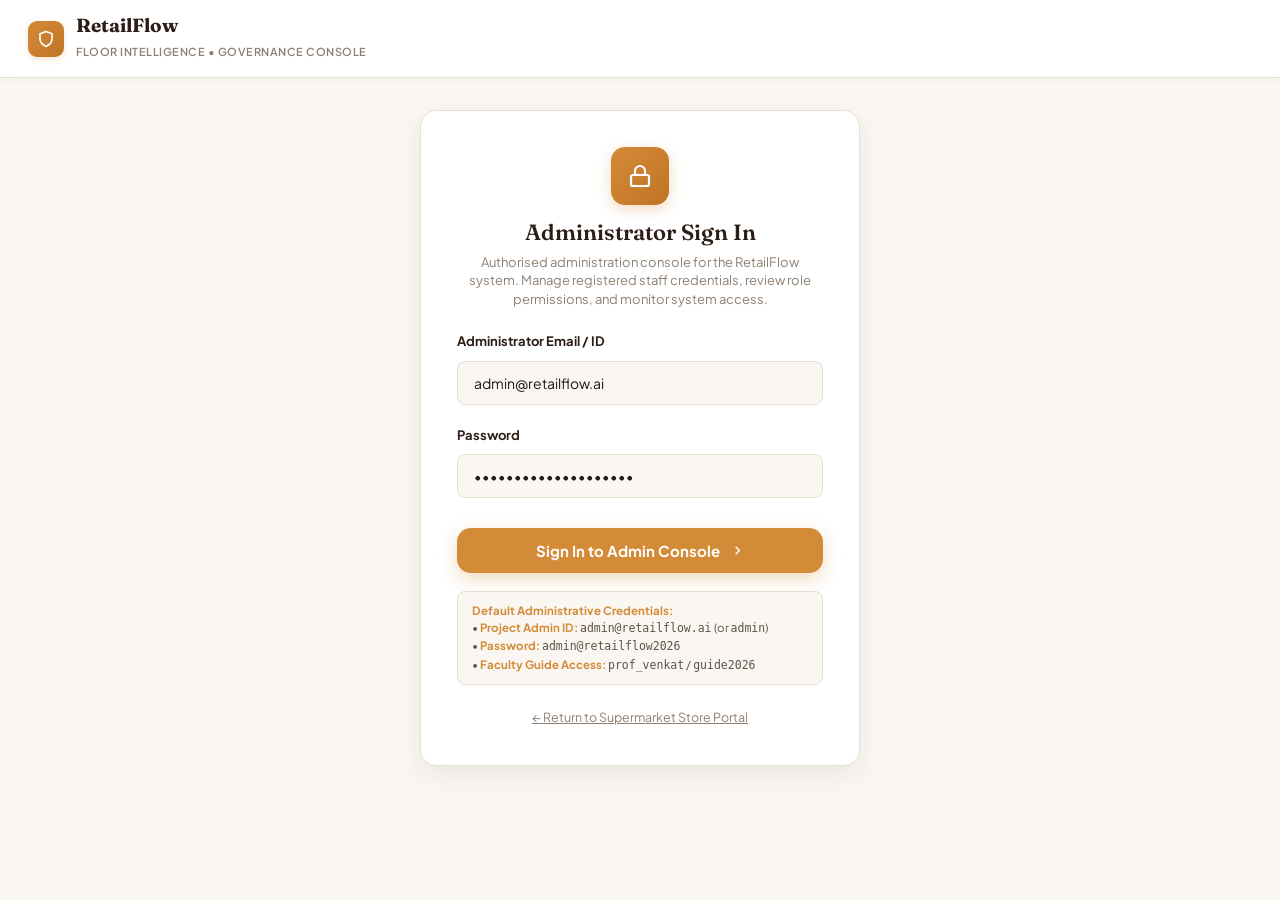
<file: admin.html>
<!DOCTYPE html>
<html lang="en">
<head>
  <meta charset="UTF-8">
  <meta name="viewport" content="width=device-width, initial-scale=1.0">
  <title>RetailFlow - Administration & User Governance Console</title>
  <link rel="preconnect" href="https://fonts.googleapis.com">
  <link rel="preconnect" href="https://fonts.gstatic.com" crossorigin>
  <link href="https://fonts.googleapis.com/css2?family=Fraunces:ital,opsz,wght@0,9..144,400;0,9..144,600;0,9..144,700&family=Plus+Jakarta+Sans:wght@400;500;600;700&display=swap" rel="stylesheet">
  <link rel="stylesheet" href="landing_style.css">
  <style>
    /* ========================================================
       ADMIN PORTAL SPECIALIZED STYLING
       Warm Amber, Almond Cream, Cedar Timber Theme
       ======================================================== */
    body {
      background-color: #FAF7F2;
      color: #1F1712;
      font-family: 'Plus Jakarta Sans', -apple-system, sans-serif;
      margin: 0;
      padding: 0;
      min-height: 100vh;
    }

    /* Admin Navigation Bar */
    .admin-navbar {
      background: #FFFFFF;
      border-bottom: 1px solid #E8DFD0;
      padding: 14px 28px;
      display: flex;
      justify-content: space-between;
      align-items: center;
      position: sticky;
      top: 0;
      z-index: 100;
      box-shadow: 0 2px 8px rgba(44, 30, 22, 0.04);
    }

    .admin-brand {
      display: flex;
      align-items: center;
      gap: 12px;
      text-decoration: none;
    }

    .admin-shield {
      width: 36px;
      height: 36px;
      background: linear-gradient(135deg, #D48B38, #BF7424);
      color: #FFFFFF;
      border-radius: 9px;
      display: flex;
      align-items: center;
      justify-content: center;
      font-size: 18px;
      box-shadow: 0 2px 6px rgba(212, 139, 56, 0.25);
    }

    .admin-title-wrap h2 {
      font-family: 'Fraunces', serif;
      font-size: 19px;
      font-weight: 700;
      color: #2C1E16;
      margin: 0;
      line-height: 1.2;
    }

    .admin-title-wrap span {
      font-size: 11px;
      color: #8E7F73;
      font-weight: 600;
      text-transform: uppercase;
      letter-spacing: 0.5px;
    }

    .admin-nav-actions {
      display: flex;
      align-items: center;
      gap: 12px;
    }

    .admin-user-pill {
      background: #FAF7F2;
      border: 1px solid #E8DFD0;
      border-radius: 20px;
      padding: 6px 14px;
      font-size: 12px;
      font-weight: 600;
      color: #2C1E16;
      display: flex;
      align-items: center;
      gap: 6px;
    }

    .admin-user-pill strong {
      color: #D48B38;
    }

    .btn-admin-nav {
      background: #FFFFFF;
      border: 1.5px solid #E8DFD0;
      border-radius: 8px;
      padding: 7px 14px;
      font-size: 12px;
      font-weight: 700;
      color: #2C1E16;
      text-decoration: none;
      transition: all 0.2s ease;
      cursor: pointer;
      display: inline-flex;
      align-items: center;
      gap: 6px;
    }

    .btn-admin-nav:hover {
      background: #FBF2E4;
      border-color: #D48B38;
      color: #B87224;
    }

    .btn-admin-logout {
      background: #FDF2F2;
      border: 1.5px solid #F8B4B4;
      color: #9B1C1C;
    }

    .btn-admin-logout:hover {
      background: #FDE8E8;
      border-color: #E02424;
      color: #771D1D;
    }

    /* Admin Container */
    .admin-container {
      max-width: 1240px;
      margin: 28px auto;
      padding: 0 20px;
    }

    /* Scorecards Grid */
    .admin-metrics-grid {
      display: grid;
      grid-template-columns: repeat(auto-fit, minmax(240px, 1fr));
      gap: 16px;
      margin-bottom: 26px;
    }

    .metric-card {
      background: #FFFFFF;
      border: 1px solid #E8DFD0;
      border-radius: 12px;
      padding: 18px 20px;
      display: flex;
      align-items: center;
      justify-content: space-between;
      box-shadow: 0 2px 6px rgba(44, 30, 22, 0.04);
      transition: transform 0.2s ease;
    }

    .metric-card:hover {
      transform: translateY(-2px);
      box-shadow: 0 4px 12px rgba(44, 30, 22, 0.08);
    }

    .metric-info h4 {
      margin: 0 0 4px 0;
      font-size: 11px;
      font-weight: 700;
      color: #8E7F73;
      text-transform: uppercase;
      letter-spacing: 0.5px;
    }

    .metric-number {
      font-family: 'Fraunces', serif;
      font-size: 28px;
      font-weight: 700;
      color: #2C1E16;
      margin: 0;
    }

    .metric-icon-box {
      width: 44px;
      height: 44px;
      border-radius: 10px;
      display: flex;
      align-items: center;
      justify-content: center;
      font-size: 20px;
    }

    .metric-card.total .metric-icon-box { background: #FAF7F2; border: 1px solid #E8DFD0; }
    .metric-card.pending .metric-icon-box { background: #FEF3C7; border: 1px solid #FCD34D; }
    .metric-card.approved .metric-icon-box { background: #EBF3ED; border: 1px solid #C6DFC9; }
    .metric-card.rejected .metric-icon-box { background: #FDF2F2; border: 1px solid #F8B4B4; }

    /* Main Console Card */
    .admin-main-card {
      background: #FFFFFF;
      border: 1px solid #E8DFD0;
      border-radius: 14px;
      padding: 24px;
      box-shadow: 0 2px 10px rgba(44, 30, 22, 0.04);
      margin-bottom: 26px;
    }

    .card-header-row {
      display: flex;
      justify-content: space-between;
      align-items: center;
      flex-wrap: wrap;
      gap: 14px;
      margin-bottom: 20px;
      padding-bottom: 16px;
      border-bottom: 1px solid #F3ECE1;
    }

    .card-header-left h3 {
      font-family: 'Fraunces', serif;
      font-size: 20px;
      color: #2C1E16;
      margin: 0 0 4px 0;
    }

    .card-header-left p {
      font-size: 13px;
      color: #8E7F73;
      margin: 0;
    }

    .card-actions-right {
      display: flex;
      gap: 10px;
      flex-wrap: wrap;
    }

    /* Filter & Search Bar */
    .filter-search-bar {
      display: flex;
      justify-content: space-between;
      align-items: center;
      gap: 14px;
      flex-wrap: wrap;
      margin-bottom: 18px;
    }

    .search-input-wrap {
      flex: 1;
      min-width: 250px;
      position: relative;
    }

    .search-input-wrap input {
      width: 100%;
      padding: 9px 14px 9px 38px;
      border: 1.5px solid #E8DFD0;
      border-radius: 8px;
      font-size: 13px;
      color: #1F1712;
      background: #FAF7F2;
      box-sizing: border-box;
    }

    .search-input-wrap input:focus {
      outline: none;
      border-color: #D48B38;
      background: #FFFFFF;
    }

    .search-icon {
      position: absolute;
      left: 12px;
      top: 50%;
      transform: translateY(-50%);
      color: #8E7F73;
      display: inline-flex;
      align-items: center;
      justify-content: center;
      pointer-events: none;
    }

    .status-filter-pills {
      display: flex;
      gap: 6px;
      flex-wrap: wrap;
    }

    .filter-pill {
      background: #FAF7F2;
      border: 1px solid #E8DFD0;
      border-radius: 20px;
      padding: 5px 12px;
      font-size: 12px;
      font-weight: 600;
      color: #5E5147;
      cursor: pointer;
      transition: all 0.2s ease;
    }

    .filter-pill.active, .filter-pill:hover {
      background: #D48B38;
      border-color: #D48B38;
      color: #FFFFFF;
    }

    /* User Table */
    .table-responsive {
      overflow-x: auto;
      border: 1px solid #E8DFD0;
      border-radius: 10px;
    }

    .admin-table {
      width: 100%;
      border-collapse: collapse;
      text-align: left;
      font-size: 13px;
    }

    .admin-table th {
      background: #F7F2EB;
      color: #2C1E16;
      font-weight: 700;
      padding: 12px 14px;
      border-bottom: 1.5px solid #E8DFD0;
      font-size: 11px;
      text-transform: uppercase;
      letter-spacing: 0.5px;
    }

    .admin-table td {
      padding: 13px 14px;
      border-bottom: 1px solid #F3ECE1;
      color: #2C1E16;
      vertical-align: middle;
    }

    .admin-table tbody tr:hover {
      background-color: #FAF7F2;
    }

    .user-avatar-tag {
      width: 32px;
      height: 32px;
      border-radius: 50%;
      background: #FBF2E4;
      color: #B87224;
      display: inline-flex;
      align-items: center;
      justify-content: center;
      font-weight: 700;
      font-size: 12px;
      margin-right: 8px;
    }

    .email-cell {
      display: flex;
      align-items: center;
      font-weight: 600;
    }

    .role-badge {
      background: #FAF7F2;
      border: 1px solid #E8DFD0;
      padding: 3px 8px;
      border-radius: 6px;
      font-size: 11px;
      font-weight: 600;
      color: #5E5147;
    }

    /* Status Pills */
    .status-tag {
      display: inline-flex;
      align-items: center;
      gap: 5px;
      padding: 3px 10px;
      border-radius: 12px;
      font-size: 11px;
      font-weight: 700;
      letter-spacing: 0.3px;
    }

    .status-tag.approved {
      background: #EBF3ED;
      color: #2E4D38;
      border: 1px solid #C6DFC9;
    }

    .status-tag.pending {
      background: #FEF3C7;
      color: #92400E;
      border: 1px solid #FCD34D;
      animation: pulseAlert 2s infinite ease-in-out;
    }

    .status-tag.rejected {
      background: #FDF2F2;
      color: #9B1C1C;
      border: 1px solid #F8B4B4;
    }

    @keyframes pulseAlert {
      0%, 100% { transform: scale(1); }
      50% { transform: scale(1.03); }
    }

    /* Row Actions */
    .row-actions {
      display: flex;
      gap: 6px;
      align-items: center;
    }

    .btn-action {
      padding: 5px 10px;
      border-radius: 6px;
      font-size: 11.5px;
      font-weight: 700;
      cursor: pointer;
      border: 1px solid transparent;
      transition: all 0.15s ease;
      display: inline-flex;
      align-items: center;
      gap: 4px;
    }

    .btn-approve {
      background: #EBF3ED;
      color: #2E4D38;
      border-color: #C6DFC9;
    }
    .btn-approve:hover { background: #D1E7D6; border-color: #2E4D38; }

    .btn-reject {
      background: #FEF3C7;
      color: #92400E;
      border-color: #FCD34D;
    }
    .btn-reject:hover { background: #FDE68A; border-color: #B45309; }

    .btn-edit {
      background: #FAF7F2;
      color: #2C1E16;
      border-color: #E8DFD0;
    }
    .btn-edit:hover { background: #FBF2E4; border-color: #D48B38; color: #B87224; }

    .btn-delete {
      background: #FDF2F2;
      color: #9B1C1C;
      border-color: #F8B4B4;
    }
    .btn-delete:hover { background: #FDE8E8; border-color: #E02424; color: #771D1D; }

    /* Login Screen Card */
    .admin-login-wrapper {
      min-height: 80vh;
      display: flex;
      align-items: center;
      justify-content: center;
      padding: 20px;
    }

    .admin-login-card {
      background: #FFFFFF;
      border: 1.5px solid #E8DFD0;
      border-radius: 16px;
      max-width: 440px;
      width: 100%;
      padding: 36px;
      box-shadow: 0 8px 24px rgba(44, 30, 22, 0.08);
      text-align: center;
    }

    .admin-login-icon {
      width: 58px;
      height: 58px;
      border-radius: 14px;
      background: linear-gradient(135deg, #D48B38, #BF7424);
      color: #FFFFFF;
      display: inline-flex;
      align-items: center;
      justify-content: center;
      font-size: 28px;
      margin-bottom: 14px;
      box-shadow: 0 4px 14px rgba(212, 139, 56, 0.3);
    }

    .admin-login-title {
      font-family: 'Fraunces', serif;
      font-size: 22px;
      color: #2C1E16;
      margin: 0 0 6px 0;
    }

    .admin-login-desc {
      font-size: 13px;
      color: #8E7F73;
      margin: 0 0 22px 0;
      line-height: 1.45;
    }

    .admin-hint-card {
      background: #FAF7F2;
      border: 1px solid #E8DFD0;
      border-radius: 8px;
      padding: 10px 14px;
      margin-top: 18px;
      font-size: 11.5px;
      color: #5E5147;
      text-align: left;
      line-height: 1.5;
    }

    .admin-hint-card strong {
      color: #D48B38;
    }

    /* Modal Form Styles */
    .admin-modal-curtain {
      position: fixed;
      top: 0;
      left: 0;
      width: 100%;
      height: 100%;
      background: rgba(31, 23, 18, 0.65);
      backdrop-filter: blur(4px);
      z-index: 2000;
      display: none;
      align-items: center;
      justify-content: center;
    }

    .admin-modal-box {
      background: #FFFFFF;
      border-radius: 14px;
      width: 100%;
      max-width: 480px;
      padding: 28px;
      box-shadow: 0 10px 30px rgba(44, 30, 22, 0.2);
    }

    .modal-head-row {
      display: flex;
      justify-content: space-between;
      align-items: center;
      margin-bottom: 18px;
      border-bottom: 1px solid #F3ECE1;
      padding-bottom: 12px;
    }

    .modal-head-row h4 {
      font-family: 'Fraunces', serif;
      font-size: 18px;
      color: #2C1E16;
      margin: 0;
    }

    .close-modal-btn {
      background: none;
      border: none;
      font-size: 22px;
      color: #8E7F73;
      cursor: pointer;
    }

    .close-modal-btn:hover { color: #2C1E16; }

    .audit-box {
      max-height: 220px;
      overflow-y: auto;
      background: #FAF7F2;
      border: 1px solid #E8DFD0;
      border-radius: 8px;
      padding: 12px;
      font-family: monospace;
      font-size: 11.5px;
      color: #2C1E16;
      margin-top: 14px;
    }

    .audit-entry {
      padding: 4px 0;
      border-bottom: 1px dashed #E8DFD0;
      display: flex;
      gap: 8px;
    }

    .audit-time { color: #8E7F73; min-width: 130px; }
    .audit-actor { color: #D48B38; font-weight: 700; min-width: 100px; }
  </style>
</head>
<body>

  <!-- ADMIN NAVIGATION BAR -->
  <header class="admin-navbar">
    <a href="admin.html" class="admin-brand">
      <div class="admin-shield">
        <svg width="18" height="18" viewBox="0 0 24 24" fill="none" stroke="currentColor" stroke-width="2.2" stroke-linecap="round" stroke-linejoin="round">
          <path d="M12 22s8-4 8-10V5l-8-3-8 3v7c0 6 8 10 8 10z"></path>
        </svg>
      </div>
      <div class="admin-title-wrap">
        <h2>RetailFlow</h2>
        <span>Floor Intelligence &bull; Governance Console</span>
      </div>
    </a>

    <div class="admin-nav-actions" id="adminNavActions" style="display: none;">
      <div class="admin-user-pill">
        <span>Admin:</span>
        <strong id="activeAdminDisplay">Project Admin</strong>
      </div>
      <a href="http://127.0.0.1:8000" class="btn-admin-nav" title="Return to Supermarket Store Portal">
        <svg width="14" height="14" viewBox="0 0 24 24" fill="none" stroke="currentColor" stroke-width="2" stroke-linecap="round" stroke-linejoin="round"><path d="m3 9 9-7 9 7v11a2 2 0 0 1-2 2H5a2 2 0 0 1-2-2z"></path><polyline points="9 22 9 12 15 12 15 22"></polyline></svg>
        <span>Store Portal</span>
      </a>
      <a href="http://127.0.0.1:8501" target="_blank" class="btn-admin-nav" style="background: linear-gradient(135deg, #D48B38, #BF7424); color: #FFFFFF; border-color: #B87224;" title="Open Live CCTV Dashboard">
        <svg width="14" height="14" viewBox="0 0 24 24" fill="none" stroke="currentColor" stroke-width="2" stroke-linecap="round" stroke-linejoin="round"><rect x="2" y="3" width="20" height="14" rx="2" ry="2"></rect><line x1="8" y1="21" x2="16" y2="21"></line><line x1="12" y1="17" x2="12" y2="21"></line></svg>
        <span>Live CCTV Feed</span>
      </a>
      <button type="button" class="btn-admin-nav btn-admin-logout" onclick="adminLogout()" title="Terminate Admin Session">
        <svg width="14" height="14" viewBox="0 0 24 24" fill="none" stroke="currentColor" stroke-width="2" stroke-linecap="round" stroke-linejoin="round"><path d="M9 21H5a2 2 0 0 1-2-2V5a2 2 0 0 1 2-2h4"></path><polyline points="16 17 21 12 16 7"></polyline><line x1="21" y1="12" x2="9" y2="12"></line></svg>
        <span>Sign Out</span>
      </button>
    </div>
  </header>

  <!-- SCREEN 1: SECURE ADMIN LOGIN SCREEN (SHOWN WHEN NOT LOGGED IN) -->
  <div class="admin-login-wrapper" id="adminLoginScreen">
    <div class="admin-login-card">
      <div class="admin-login-icon">
        <svg width="24" height="24" viewBox="0 0 24 24" fill="none" stroke="currentColor" stroke-width="2.2" stroke-linecap="round" stroke-linejoin="round">
          <rect x="3" y="11" width="18" height="11" rx="2" ry="2"></rect>
          <path d="M7 11V7a5 5 0 0 1 10 0v4"></path>
        </svg>
      </div>
      <h3 class="admin-login-title">Administrator Sign In</h3>
      <p class="admin-login-desc">
        Authorised administration console for the RetailFlow system. Manage registered staff credentials, review role permissions, and monitor system access.
      </p>

      <div class="auth-alert" id="adminLoginAlert"></div>

      <form onsubmit="handleAdminLoginSubmit(event)" style="text-align: left;">
        <div class="form-field">
          <label for="adminIdInput">Administrator Email / ID</label>
          <input type="text" id="adminIdInput" value="admin@retailflow.ai" required autocomplete="username" placeholder="Enter admin username or email">
        </div>
        <div class="form-field">
          <label for="adminPasswordInput">Password</label>
          <input type="password" id="adminPasswordInput" value="admin@retailflow2026" required autocomplete="current-password" placeholder="Enter administrator password">
        </div>
        <button type="submit" class="btn-honey full-width" id="adminLoginBtn" style="margin-top: 10px;">
          <span>Sign In to Admin Console</span>
          <svg width="15" height="15" viewBox="0 0 24 24" fill="none" stroke="currentColor" stroke-width="2.2"><path d="m9 18 6-6-6-6"></path></svg>
        </button>
      </form>

      <div class="admin-hint-card">
        <strong>Default Administrative Credentials:</strong><br>
        &bull; <strong>Project Admin ID:</strong> <code>admin@retailflow.ai</code> (or <code>admin</code>)<br>
        &bull; <strong>Password:</strong> <code>admin@retailflow2026</code><br>
        &bull; <strong>Faculty Guide Access:</strong> <code>prof_venkat</code> / <code>guide2026</code>
      </div>

      <div style="margin-top: 18px;">
        <a href="http://127.0.0.1:8000" style="color: #8E7F73; font-size: 12.5px; text-decoration: underline;">&larr; Return to Supermarket Store Portal</a>
      </div>
    </div>
  </div>

  <!-- SCREEN 2: ADMIN MANAGEMENT DASHBOARD CONSOLE (SHOWN WHEN LOGGED IN) -->
  <main class="admin-container" id="adminDashboardScreen" style="display: none;">

    <!-- TOP TELEMETRY METRIC SCORECARDS -->
    <div class="admin-metrics-grid">
      
      <div class="metric-card total">
        <div class="metric-info">
          <h4>Total User Accounts</h4>
          <p class="metric-number" id="kpiTotalUsers">0</p>
        </div>
        <div class="metric-icon-box">
          <svg width="22" height="22" viewBox="0 0 24 24" fill="none" stroke="#8E7F73" stroke-width="2" stroke-linecap="round" stroke-linejoin="round">
            <path d="M17 21v-2a4 4 0 0 0-4-4H5a4 4 0 0 0-4 4v2"></path>
            <circle cx="9" cy="7" r="4"></circle>
            <path d="M23 21v-2a4 4 0 0 0-3-3.87"></path>
            <path d="M16 3.13a4 4 0 0 1 0 7.75"></path>
          </svg>
        </div>
      </div>

      <div class="metric-card pending">
        <div class="metric-info">
          <h4>Pending Review</h4>
          <p class="metric-number" style="color: #B45309;" id="kpiPendingUsers">0</p>
        </div>
        <div class="metric-icon-box">
          <svg width="22" height="22" viewBox="0 0 24 24" fill="none" stroke="#D97706" stroke-width="2" stroke-linecap="round" stroke-linejoin="round">
            <circle cx="12" cy="12" r="10"></circle>
            <polyline points="12 6 12 12 16 14"></polyline>
          </svg>
        </div>
      </div>

      <div class="metric-card approved">
        <div class="metric-info">
          <h4>Approved &amp; Active</h4>
          <p class="metric-number" style="color: #2E4D38;" id="kpiApprovedUsers">0</p>
        </div>
        <div class="metric-icon-box">
          <svg width="22" height="22" viewBox="0 0 24 24" fill="none" stroke="#16A34A" stroke-width="2" stroke-linecap="round" stroke-linejoin="round">
            <path d="M22 11.08V12a10 10 0 1 1-5.93-9.14"></path>
            <polyline points="22 4 12 14.01 9 11.01"></polyline>
          </svg>
        </div>
      </div>

      <div class="metric-card rejected">
        <div class="metric-info">
          <h4>Rejected / Inactive</h4>
          <p class="metric-number" style="color: #9B1C1C;" id="kpiRejectedUsers">0</p>
        </div>
        <div class="metric-icon-box">
          <svg width="22" height="22" viewBox="0 0 24 24" fill="none" stroke="#DC2626" stroke-width="2" stroke-linecap="round" stroke-linejoin="round">
            <circle cx="12" cy="12" r="10"></circle>
            <line x1="4.93" y1="4.93" x2="19.07" y2="19.07"></line>
          </svg>
        </div>
      </div>

    </div>

    <!-- MAIN USER REGISTRY MANAGEMENT CARD -->
    <div class="admin-main-card">
      
      <div class="card-header-row">
        <div class="card-header-left">
          <h3>Registered User Accounts</h3>
          <p>Review staff registrations, manage role designations, approve portal access, or remove obsolete accounts.</p>
        </div>
        <div class="card-actions-right">
          <button type="button" class="btn-honey" onclick="openAddUserModal()" style="font-size: 12px; padding: 7px 14px;">
            <svg width="13" height="13" viewBox="0 0 24 24" fill="none" stroke="currentColor" stroke-width="2.2" stroke-linecap="round" stroke-linejoin="round"><line x1="12" y1="5" x2="12" y2="19"></line><line x1="5" y1="12" x2="19" y2="12"></line></svg>
            <span>Add User</span>
          </button>
          <button type="button" class="btn-admin-nav" onclick="exportUsersCSV()">
            <svg width="13" height="13" viewBox="0 0 24 24" fill="none" stroke="currentColor" stroke-width="2" stroke-linecap="round" stroke-linejoin="round"><path d="M21 15v4a2 2 0 0 1-2 2H5a2 2 0 0 1-2-2v-4"></path><polyline points="7 10 12 15 17 10"></polyline><line x1="12" y1="15" x2="12" y2="3"></line></svg>
            <span>Export CSV</span>
          </button>
          <button type="button" class="btn-admin-nav" onclick="loadAllUsers()">
            <svg width="13" height="13" viewBox="0 0 24 24" fill="none" stroke="currentColor" stroke-width="2" stroke-linecap="round" stroke-linejoin="round"><path d="M21.5 2v6h-6M21.34 15.57a10 10 0 1 1-.57-8.38l5.67-5.19"/></svg>
            <span>Refresh</span>
          </button>
        </div>
      </div>

      <!-- Action Feedback Banner -->
      <div class="auth-alert" id="adminGlobalAlert"></div>

      <!-- Filter and Search Toolbar -->
      <div class="filter-search-bar">
        <div class="search-input-wrap">
          <span class="search-icon">
            <svg width="14" height="14" viewBox="0 0 24 24" fill="none" stroke="currentColor" stroke-width="2" stroke-linecap="round" stroke-linejoin="round"><circle cx="11" cy="11" r="8"></circle><line x1="21" y1="21" x2="16.65" y2="16.65"></line></svg>
          </span>
          <input type="text" id="userSearchInput" placeholder="Filter by email, role, or ID..." oninput="handleSearchFilter()">
        </div>
        <div class="status-filter-pills">
          <span class="filter-pill active" data-filter="all" onclick="setFilter('all', this)">All Accounts</span>
          <span class="filter-pill" data-filter="pending" onclick="setFilter('pending', this)">Pending Review</span>
          <span class="filter-pill" data-filter="approved" onclick="setFilter('approved', this)">Approved</span>
          <span class="filter-pill" data-filter="rejected" onclick="setFilter('rejected', this)">Rejected</span>
        </div>
      </div>

      <!-- User Data Table -->
      <div class="table-responsive">
        <table class="admin-table">
          <thead>
            <tr>
              <th style="width: 50px;">ID</th>
              <th>User Email</th>
              <th>Store Role</th>
              <th>Status</th>
              <th>Registered Date</th>
              <th style="text-align: right;">Administrative Actions</th>
            </tr>
          </thead>
          <tbody id="userTableBody">
            <tr>
              <td colspan="6" style="text-align: center; padding: 28px; color: #8E7F73;">Loading registered users from database...</td>
            </tr>
          </tbody>
        </table>
      </div>

    </div>

    <!-- SYSTEM AUDIT TRAIL & DATABASE HEALTH CARD -->
    <div class="admin-main-card">
      <div class="card-header-row" style="margin-bottom: 12px; padding-bottom: 10px;">
        <div class="card-header-left">
          <h3 style="font-size: 17px;">Security Audit Log &amp; Database Health</h3>
          <p>Real-time transaction history of registrations, approvals, status updates, and admin actions.</p>
        </div>
        <div class="card-actions-right">
          <span class="status-tag approved">SQLite Engine: Healthy</span>
          <span class="status-tag approved">SHA-256 Auth Active</span>
        </div>
      </div>

      <div class="audit-box" id="auditLogBox">
        <div style="color: #8E7F73; text-align: center; padding: 12px;">Loading recent security events...</div>
      </div>
    </div>

  </main>

  <!-- MODAL 1: EDIT USER DETAILS MODAL -->
  <div class="admin-modal-curtain" id="editUserModal">
    <div class="admin-modal-box">
      <div class="modal-head-row">
        <h4>Edit User Details</h4>
        <button type="button" class="close-modal-btn" onclick="closeEditModal()">&times;</button>
      </div>

      <div class="auth-alert" id="editUserAlert"></div>

      <form onsubmit="handleEditUserSubmit(event)">
        <input type="hidden" id="editUserId">

        <div class="form-field">
          <label for="editUserEmail">User Email Address</label>
          <input type="email" id="editUserEmail" required>
        </div>

        <div class="form-field">
          <label for="editUserRole">Store Role / Title</label>
          <select id="editUserRole" class="form-select">
            <option value="Store Manager">Store Operations Manager</option>
            <option value="Retail Analyst">Retail Footfall Analyst</option>
            <option value="Floor Supervisor">Floor &amp; Checkout Supervisor</option>
            <option value="Merchandising Lead">Merchandising &amp; Category Lead</option>
          </select>
        </div>

        <div class="form-field">
          <label for="editUserStatus">Approval Status</label>
          <select id="editUserStatus" class="form-select">
            <option value="approved">Approved (Allowed to Sign In)</option>
            <option value="pending">Pending Admin Review (Access Blocked)</option>
            <option value="rejected">Rejected (Access Prohibited)</option>
            <option value="suspended">Suspended / Inactive</option>
          </select>
        </div>

        <div class="form-field">
          <label for="editUserNewPassword">Reset Password (leave blank to keep unchanged)</label>
          <input type="password" id="editUserNewPassword" placeholder="Enter new password (optional)" minlength="4">
        </div>

        <div style="display: flex; gap: 10px; margin-top: 18px;">
          <button type="submit" class="btn-honey" style="flex: 1;">Save Changes</button>
          <button type="button" class="btn-admin-nav" onclick="closeEditModal()" style="flex: 1;">Cancel</button>
        </div>
      </form>
    </div>
  </div>

  <!-- MODAL 2: ADD NEW USER BY ADMIN MODAL -->
  <div class="admin-modal-curtain" id="addUserModal">
    <div class="admin-modal-box">
      <div class="modal-head-row">
        <h4>Provision New User Account</h4>
        <button type="button" class="close-modal-btn" onclick="closeAddUserModal()">&times;</button>
      </div>

      <div class="auth-alert" id="addUserAlert"></div>

      <form onsubmit="handleAddUserSubmit(event)">
        <div class="form-field">
          <label for="addEmail">Work Email Address</label>
          <input type="email" id="addEmail" placeholder="e.g. employee@supermarket.com" required>
        </div>

        <div class="form-field">
          <label for="addRole">Store Role / Title</label>
          <select id="addRole" class="form-select">
            <option value="Store Manager">Store Operations Manager</option>
            <option value="Retail Analyst" selected>Retail Footfall Analyst</option>
            <option value="Floor Supervisor">Floor &amp; Checkout Supervisor</option>
            <option value="Merchandising Lead">Merchandising &amp; Category Lead</option>
          </select>
        </div>

        <div class="form-field">
          <label for="addPassword">Initial Password</label>
          <input type="password" id="addPassword" placeholder="Minimum 4 characters" minlength="4" required>
        </div>

        <div class="form-field">
          <label for="addStatus">Initial Status</label>
          <select id="addStatus" class="form-select">
            <option value="approved" selected>Pre-Approved (Immediate Sign-In Active)</option>
            <option value="pending">Pending Approval</option>
          </select>
        </div>

        <div style="display: flex; gap: 10px; margin-top: 18px;">
          <button type="submit" class="btn-honey" style="flex: 1;">Create User</button>
          <button type="button" class="btn-admin-nav" onclick="closeAddUserModal()" style="flex: 1;">Cancel</button>
        </div>
      </form>
    </div>
  </div>

  <!-- SCRIPT ENGINE -->
  <script>
    // State management
    let currentAdmin = null;
    let cachedUsers = [];
    let activeFilter = 'all';

    function getApiUrl(endpoint) {
      if (window.location.protocol === 'file:' || !window.location.port) {
        return `http://127.0.0.1:8000${endpoint}`;
      }
      return endpoint;
    }

    function showBanner(elId, msg, type = 'info') {
      const el = document.getElementById(elId);
      if (!el) return;
      el.className = `auth-alert ${type}`;
      el.innerHTML = msg;
      el.style.display = 'block';
    }

    function hideBanner(elId) {
      const el = document.getElementById(elId);
      if (!el) return;
      el.style.display = 'none';
      el.innerHTML = '';
    }

    // Admin Session Management
    function checkAdminSession() {
      const saved = localStorage.getItem('retailflow_admin_session');
      if (saved) {
        try {
          currentAdmin = JSON.parse(saved);
          renderAdminDashboard();
          return;
        } catch (_) {}
      }
      // Show login screen
      document.getElementById('adminLoginScreen').style.display = 'flex';
      document.getElementById('adminDashboardScreen').style.display = 'none';
      document.getElementById('adminNavActions').style.display = 'none';
    }

    function renderAdminDashboard() {
      document.getElementById('adminLoginScreen').style.display = 'none';
      document.getElementById('adminDashboardScreen').style.display = 'block';
      document.getElementById('adminNavActions').style.display = 'flex';
      document.getElementById('activeAdminDisplay').textContent = currentAdmin.display_name || currentAdmin.admin_id;
      loadAllUsers();
      loadAuditLogs();
    }

    async function handleAdminLoginSubmit(e) {
      e.preventDefault();
      hideBanner('adminLoginAlert');

      const adminId = document.getElementById('adminIdInput').value.trim();
      const password = document.getElementById('adminPasswordInput').value.trim();
      const btn = document.getElementById('adminLoginBtn');

      if (!adminId || !password) {
        showBanner('adminLoginAlert', 'Please enter your Admin ID and password.', 'error');
        return;
      }

      btn.disabled = true;
      btn.innerHTML = '<span>Authenticating...</span>';

      try {
        const resp = await fetch(getApiUrl('/api/admin/login'), {
          method: 'POST',
          headers: { 'Content-Type': 'application/json' },
          body: JSON.stringify({ admin_id: adminId, password: password })
        });
        const data = await resp.json();

        if (data.success && data.admin) {
          currentAdmin = data.admin;
          localStorage.setItem('retailflow_admin_session', JSON.stringify(data.admin));
          showBanner('adminLoginAlert', data.message || 'Authentication successful.', 'success');
          setTimeout(() => {
            renderAdminDashboard();
          }, 800);
        } else {
          showBanner('adminLoginAlert', data.message || 'Invalid administrator credentials.', 'error');
        }
      } catch (err) {
        console.warn('Admin login fetch error:', err);
        // Fallback demo credentials if accessed directly via file protocol without active port
        if ((adminId === 'admin@retailflow.ai' || adminId === 'admin') && (password === 'admin@retailflow2026' || password === 'admin123')) {
          currentAdmin = { admin_id: adminId, display_name: 'Project Admin (Local Fallback)', role: 'Super Admin' };
          localStorage.setItem('retailflow_admin_session', JSON.stringify(currentAdmin));
          showBanner('adminLoginAlert', 'Authentication successful. Welcome, Administrator.', 'success');
          setTimeout(() => { renderAdminDashboard(); }, 800);
        } else {
          showBanner('adminLoginAlert', `Connection error: ${err.message}`, 'error');
        }
      } finally {
        btn.disabled = false;
        btn.innerHTML = `<span>Sign In to Admin Console</span>
          <svg width="15" height="15" viewBox="0 0 24 24" fill="none" stroke="currentColor" stroke-width="2.2"><path d="m9 18 6-6-6-6"></path></svg>`;
      }
    }

    function adminLogout() {
      localStorage.removeItem('retailflow_admin_session');
      currentAdmin = null;
      document.getElementById('adminLoginScreen').style.display = 'flex';
      document.getElementById('adminDashboardScreen').style.display = 'none';
      document.getElementById('adminNavActions').style.display = 'none';
      showBanner('adminLoginAlert', 'You have been signed out of the administration console.', 'info');
    }

    // Load users from backend
    async function loadAllUsers() {
      const tbody = document.getElementById('userTableBody');
      tbody.innerHTML = '<tr><td colspan="6" style="text-align: center; padding: 24px; color: #8E7F73;">Refreshing users...</td></tr>';

      try {
        const resp = await fetch(getApiUrl('/api/admin/users'));
        const data = await resp.json();

        if (data.success && Array.isArray(data.users)) {
          cachedUsers = data.users;
          updateMetricsScorecards(data.users);
          renderUserTable(cachedUsers);
        } else {
          tbody.innerHTML = `<tr><td colspan="6" style="text-align:center; color: #9B1C1C; padding: 20px;">${data.message || 'Failed to load users.'}</td></tr>`;
        }
      } catch (err) {
        tbody.innerHTML = `<tr><td colspan="6" style="text-align:center; color: #9B1C1C; padding: 20px;">Could not connect to database server: ${err.message}</td></tr>`;
      }
    }

    function updateMetricsScorecards(users) {
      const total = users.length;
      const pending = users.filter(u => (u.status || '').toLowerCase() === 'pending').length;
      const approved = users.filter(u => (u.status || '').toLowerCase() === 'approved').length;
      const rejected = users.filter(u => ['rejected', 'suspended'].includes((u.status || '').toLowerCase())).length;

      document.getElementById('kpiTotalUsers').textContent = total;
      document.getElementById('kpiPendingUsers').textContent = pending;
      document.getElementById('kpiApprovedUsers').textContent = approved;
      document.getElementById('kpiRejectedUsers').textContent = rejected;
    }

    function renderUserTable(users) {
      const tbody = document.getElementById('userTableBody');
      tbody.innerHTML = '';

      // Apply search and status filter
      const search = (document.getElementById('userSearchInput').value || '').trim().toLowerCase();
      let filtered = users.filter(u => {
        const emailMatch = (u.email || '').toLowerCase().includes(search);
        const roleMatch = (u.role || '').toLowerCase().includes(search);
        const idMatch = String(u.id).includes(search);
        return emailMatch || roleMatch || idMatch;
      });

      if (activeFilter !== 'all') {
        filtered = filtered.filter(u => (u.status || 'approved').toLowerCase() === activeFilter);
      }

      if (filtered.length === 0) {
        tbody.innerHTML = '<tr><td colspan="6" style="text-align: center; padding: 32px; color: #8E7F73;">No user records match the specified filters.</td></tr>';
        return;
      }

      filtered.forEach(u => {
        const tr = document.createElement('tr');
        const st = (u.status || 'approved').toLowerCase();
        const initial = (u.email || 'U').charAt(0).toUpperCase();

        let statusBadge = '';
        if (st === 'approved') {
          statusBadge = `<span class="status-tag approved"><span style="width:6px;height:6px;border-radius:50%;background:#16A34A;display:inline-block;margin-right:4px;"></span>Active</span>`;
        } else if (st === 'pending') {
          statusBadge = `<span class="status-tag pending"><span style="width:6px;height:6px;border-radius:50%;background:#D97706;display:inline-block;margin-right:4px;"></span>Pending Review</span>`;
        } else {
          statusBadge = `<span class="status-tag rejected"><span style="width:6px;height:6px;border-radius:50%;background:#DC2626;display:inline-block;margin-right:4px;"></span>${st === 'rejected' ? 'Rejected' : st.charAt(0).toUpperCase() + st.slice(1)}</span>`;
        }

        // Action buttons based on status
        let actionButtons = '';
        if (st === 'pending') {
          actionButtons += `<button type="button" class="btn-action btn-approve" onclick="approveUser(${u.id}, '${u.email}')">Approve</button>`;
          actionButtons += `<button type="button" class="btn-action btn-reject" onclick="rejectUser(${u.id}, '${u.email}')">Reject</button>`;
        } else if (st === 'approved') {
          actionButtons += `<button type="button" class="btn-action btn-reject" onclick="rejectUser(${u.id}, '${u.email}')">Reject</button>`;
        } else {
          actionButtons += `<button type="button" class="btn-action btn-approve" onclick="approveUser(${u.id}, '${u.email}')">Approve</button>`;
        }

        actionButtons += `<button type="button" class="btn-action btn-edit" onclick="openEditModal(${u.id})">Edit</button>`;
        actionButtons += `<button type="button" class="btn-action btn-delete" onclick="deleteUser(${u.id}, '${u.email}')">Delete</button>`;

        tr.innerHTML = `
          <td style="font-weight: 700; color: #8E7F73;">#${u.id}</td>
          <td>
            <div class="email-cell">
              <span class="user-avatar-tag">${initial}</span>
              <div>
                <strong>${u.email}</strong>
              </div>
            </div>
          </td>
          <td><span class="role-badge">${u.role || 'Store Manager'}</span></td>
          <td>${statusBadge}</td>
          <td style="color: #5E5147; font-size: 12px;">${u.created_at || 'Recently'}</td>
          <td style="text-align: right;">
            <div class="row-actions" style="justify-content: flex-end;">${actionButtons}</div>
          </td>
        `;
        tbody.appendChild(tr);
      });
    }

    function setFilter(filterType, element) {
      activeFilter = filterType;
      document.querySelectorAll('.filter-pill').forEach(el => el.classList.remove('active'));
      if (element) element.classList.add('active');
      renderUserTable(cachedUsers);
    }

    function handleSearchFilter() {
      renderUserTable(cachedUsers);
    }

    // Approve user action
    async function approveUser(userId, email) {
      try {
        const resp = await fetch(getApiUrl('/api/admin/approve-user'), {
          method: 'POST',
          headers: { 'Content-Type': 'application/json' },
          body: JSON.stringify({ user_id: userId, admin_actor: currentAdmin ? currentAdmin.admin_id : 'admin' })
        });
        const res = await resp.json();
        if (res.success) {
          showBanner('adminGlobalAlert', `Account access granted for: <strong>${email}</strong>. User can now sign in.`, 'success');
          loadAllUsers();
          loadAuditLogs();
        } else {
          showBanner('adminGlobalAlert', res.message || 'Failed to approve account.', 'error');
        }
      } catch (err) {
        showBanner('adminGlobalAlert', `Operation failed: ${err.message}`, 'error');
      }
    }

    // Reject user action
    async function rejectUser(userId, email) {
      if (!confirm(`Are you sure you want to reject/block access for "${email}"?`)) return;

      try {
        const resp = await fetch(getApiUrl('/api/admin/reject-user'), {
          method: 'POST',
          headers: { 'Content-Type': 'application/json' },
          body: JSON.stringify({ user_id: userId, admin_actor: currentAdmin ? currentAdmin.admin_id : 'admin' })
        });
        const res = await resp.json();
        if (res.success) {
          showBanner('adminGlobalAlert', `Access revoked for: <strong>${email}</strong>.`, 'info');
          loadAllUsers();
          loadAuditLogs();
        } else {
          showBanner('adminGlobalAlert', res.message || 'Failed to reject access.', 'error');
        }
      } catch (err) {
        showBanner('adminGlobalAlert', `Operation failed: ${err.message}`, 'error');
      }
    }

    // Delete user action
    async function deleteUser(userId, email) {
      if (!confirm(`Are you sure you want to permanently delete user account "${email}"?`)) return;

      try {
        const resp = await fetch(getApiUrl('/api/admin/delete-user'), {
          method: 'POST',
          headers: { 'Content-Type': 'application/json' },
          body: JSON.stringify({ user_id: userId, admin_actor: currentAdmin ? currentAdmin.admin_id : 'admin' })
        });
        const res = await resp.json();
        if (res.success) {
          showBanner('adminGlobalAlert', `Deleted user account: <strong>${email}</strong>`, 'info');
          loadAllUsers();
          loadAuditLogs();
        } else {
          showBanner('adminGlobalAlert', res.message || 'Failed to delete account.', 'error');
        }
      } catch (err) {
        showBanner('adminGlobalAlert', `Operation failed: ${err.message}`, 'error');
      }
    }

    // Edit User Modal
    function openEditModal(userId) {
      const u = cachedUsers.find(x => x.id === userId);
      if (!u) return;

      hideBanner('editUserAlert');
      document.getElementById('editUserId').value = u.id;
      document.getElementById('editUserEmail').value = u.email;
      document.getElementById('editUserRole').value = u.role || 'Store Manager';
      document.getElementById('editUserStatus').value = (u.status || 'approved').toLowerCase();
      document.getElementById('editUserNewPassword').value = '';

      document.getElementById('editUserModal').style.display = 'flex';
    }

    function closeEditModal() {
      document.getElementById('editUserModal').style.display = 'none';
    }

    async function handleEditUserSubmit(e) {
      e.preventDefault();
      hideBanner('editUserAlert');

      const userId = parseInt(document.getElementById('editUserId').value);
      const email = document.getElementById('editUserEmail').value.trim();
      const role = document.getElementById('editUserRole').value;
      const status = document.getElementById('editUserStatus').value;
      const newPassword = document.getElementById('editUserNewPassword').value.trim();

      try {
        const resp = await fetch(getApiUrl('/api/admin/update-user'), {
          method: 'POST',
          headers: { 'Content-Type': 'application/json' },
          body: JSON.stringify({
            user_id: userId,
            email: email,
            role: role,
            status: status,
            new_password: newPassword || null,
            admin_actor: currentAdmin ? currentAdmin.admin_id : 'admin'
          })
        });
        const res = await resp.json();

        if (res.success) {
          showBanner('adminGlobalAlert', res.message || 'User account updated successfully.', 'success');
          closeEditModal();
          loadAllUsers();
          loadAuditLogs();
        } else {
          showBanner('editUserAlert', res.message || 'Failed to update user.', 'error');
        }
      } catch (err) {
        showBanner('editUserAlert', `Error: ${err.message}`, 'error');
      }
    }

    // Add User Modal
    function openAddUserModal() {
      hideBanner('addUserAlert');
      document.getElementById('addEmail').value = '';
      document.getElementById('addPassword').value = '';
      document.getElementById('addUserModal').style.display = 'flex';
    }

    function closeAddUserModal() {
      document.getElementById('addUserModal').style.display = 'none';
    }

    async function handleAddUserSubmit(e) {
      e.preventDefault();
      hideBanner('addUserAlert');

      const email = document.getElementById('addEmail').value.trim();
      const role = document.getElementById('addRole').value;
      const password = document.getElementById('addPassword').value;
      const status = document.getElementById('addStatus').value;

      try {
        const resp = await fetch(getApiUrl('/api/admin/add-user'), {
          method: 'POST',
          headers: { 'Content-Type': 'application/json' },
          body: JSON.stringify({
            email, password, role, status,
            admin_actor: currentAdmin ? currentAdmin.admin_id : 'admin'
          })
        });
        const res = await resp.json();

        if (res.success) {
          showBanner('adminGlobalAlert', `User account created successfully for: <strong>${email}</strong>`, 'success');
          closeAddUserModal();
          loadAllUsers();
          loadAuditLogs();
        } else {
          showBanner('addUserAlert', res.message || 'Failed to create user.', 'error');
        }
      } catch (err) {
        showBanner('addUserAlert', `Error: ${err.message}`, 'error');
      }
    }

    // Export Users to CSV
    function exportUsersCSV() {
      if (!cachedUsers || cachedUsers.length === 0) {
        alert('No user data available to export.');
        return;
      }

      let csv = 'ID,Email,Role,Status,Created At\n';
      cachedUsers.forEach(u => {
        csv += `"${u.id}","${u.email}","${u.role || ''}","${u.status || ''}","${u.created_at || ''}"\n`;
      });

      const blob = new Blob([csv], { type: 'text/csv;charset=utf-8;' });
      const url = URL.createObjectURL(blob);
      const link = document.createElement('a');
      link.setAttribute('href', url);
      link.setAttribute('download', `retailflow_users_${new Date().toISOString().slice(0,10)}.csv`);
      document.body.appendChild(link);
      link.click();
      document.body.removeChild(link);
    }

    // Load Audit Logs
    async function loadAuditLogs() {
      const box = document.getElementById('auditLogBox');
      try {
        const resp = await fetch(getApiUrl('/api/admin/audit-logs'));
        const data = await resp.json();

        if (data.success && Array.isArray(data.logs) && data.logs.length > 0) {
          box.innerHTML = '';
          data.logs.forEach(log => {
            const row = document.createElement('div');
            row.className = 'audit-entry';
            row.innerHTML = `
              <span class="audit-time">[${log.created_at}]</span>
              <span class="audit-actor">${log.actor}</span>
              <strong style="color: #2C1E16;">${log.action}:</strong>
              <span>${log.details || ''}</span>
            `;
            box.appendChild(row);
          });
        } else {
          box.innerHTML = '<div style="color: #8E7F73; text-align: center; padding: 10px;">No administrative audit events recorded yet.</div>';
        }
      } catch (_) {
        box.innerHTML = '<div style="color: #8E7F73; text-align: center; padding: 10px;">Audit logging active in database.</div>';
      }
    }

    // Initialize on page load
    window.addEventListener('DOMContentLoaded', () => {
      checkAdminSession();
    });
  </script>
</body>
</html>
</file>
<file: landing_style.css>
/* ========================================================
   RetailFlow AI - Supermarket Footfall & Heatmap Analytics
   Warm Cedar, Honey Amber, and Almond Cream Editorial Palette
   Harmonized with Warm Timber Ceiling & Ambient Store Interior
   ======================================================== */

:root {
  /* Warm Supermarket & Timber Color Palette */
  --canvas-bg: #FAF7F2;          /* Warm almond cream / parchment */
  --canvas-subtle: #F3ECE1;      /* Warm stone / light oak floor tone */
  --card-bg: #FFFFFF;            /* Clean white card surface */
  --card-border: #E8DFD0;        /* Soft warm biscuit border */
  --card-border-hover: #D6C7B2;  /* Defined warm wood border on hover */
  
  --timber-dark: #2C1E16;        /* Deep exposed cedar timber */
  --timber-mid: #3E2B20;         /* Mid-tone walnut wood */
  --timber-light: #5A4333;       /* Warm bark brown */

  --honey-amber: #D48B38;        /* Golden warm ambient amber */
  --honey-hover: #B87224;        /* Deeper amber for button hover */
  --honey-light: #FBF2E4;        /* Pale golden honey tint */
  --honey-border: #F0D5AF;       /* Honey border */

  --ink-primary: #1F1712;        /* Warm espresso charcoal text */
  --ink-muted: #5E5147;          /* Soft warm graphite for body text */
  --ink-subtle: #8E7F73;         /* Muted earthy taupe */

  --forest-status: #2E4D38;      /* Calm botanical green */
  --forest-light: #EBF3ED;       /* Pale sage tint */
  --forest-border: #C6DFC9;

  /* Typography */
  --font-serif: 'Fraunces', Georgia, serif;
  --font-sans: 'Plus Jakarta Sans', -apple-system, BlinkMacSystemFont, "Segoe UI", Roboto, sans-serif;

  /* Dimensions & Radii */
  --radius-sm: 8px;
  --radius-md: 14px;
  --radius-lg: 20px;
  --radius-xl: 28px;

  --shadow-warm-sm: 0 2px 6px rgba(44, 30, 22, 0.05);
  --shadow-warm-md: 0 8px 24px rgba(44, 30, 22, 0.08);
  --shadow-warm-lg: 0 16px 44px rgba(44, 30, 22, 0.12);
  --shadow-warm-hover: 0 20px 48px rgba(44, 30, 22, 0.16);

  --ease-natural: all 0.32s cubic-bezier(0.16, 1, 0.3, 1);
}

/* Base Styles & Typography */
* {
  box-sizing: border-box;
  margin: 0;
  padding: 0;
}

html {
  scroll-behavior: smooth;
}

body {
  font-family: var(--font-sans);
  background-color: var(--canvas-bg);
  color: var(--ink-primary);
  line-height: 1.65;
  -webkit-font-smoothing: antialiased;
  overflow-x: hidden;
}

h1, h2, h3, h4 {
  font-family: var(--font-serif);
  color: var(--ink-primary);
  font-weight: 600;
  line-height: 1.25;
}

em {
  font-style: italic;
  font-family: var(--font-serif);
  font-weight: 400;
  color: var(--honey-amber);
}

a {
  color: inherit;
  text-decoration: none;
  transition: var(--ease-natural);
}

button {
  font-family: var(--font-sans);
  border: none;
  background: none;
  cursor: pointer;
  transition: var(--ease-natural);
}

.container {
  max-width: 1200px;
  margin: 0 auto;
  padding: 0 24px;
}

/* ========================================================
   TOP ANNOUNCEMENT BAR
   ======================================================== */
.top-announcement {
  background-color: var(--timber-dark);
  color: #F8F4EE;
  font-size: 13px;
  padding: 9px 0;
  border-bottom: 1px solid rgba(255, 255, 255, 0.08);
}

.top-inner {
  display: flex;
  align-items: center;
  justify-content: center;
  gap: 12px;
  flex-wrap: wrap;
}

.announcement-badge {
  background: rgba(212, 139, 56, 0.28);
  border: 1px solid rgba(212, 139, 56, 0.5);
  font-weight: 700;
  font-size: 11px;
  padding: 2px 10px;
  border-radius: 20px;
  letter-spacing: 0.3px;
  color: #F8D9A8;
}

.top-inner strong {
  color: #FBD49E;
}

/* ========================================================
   NAVIGATION BAR
   ======================================================== */
.site-header {
  position: sticky;
  top: 0;
  z-index: 1000;
  background: rgba(250, 247, 242, 0.93);
  backdrop-filter: blur(14px);
  border-bottom: 1px solid var(--card-border);
}

.nav-container {
  max-width: 1200px;
  margin: 0 auto;
  padding: 0 24px;
  height: 74px;
  display: flex;
  align-items: center;
  justify-content: space-between;
}

/* Brand */
.nav-brand {
  display: flex;
  align-items: center;
  gap: 12px;
}

.brand-monogram {
  width: 42px;
  height: 42px;
  background: var(--timber-dark);
  color: var(--honey-amber);
  border-radius: 12px;
  display: flex;
  align-items: center;
  justify-content: center;
  border: 1px solid rgba(212, 139, 56, 0.3);
  box-shadow: 0 4px 14px rgba(44, 30, 22, 0.2);
  transition: var(--ease-natural);
}

.nav-brand:hover .brand-monogram {
  transform: rotate(-3deg) scale(1.05);
  background: var(--honey-amber);
  color: white;
}

.brand-text {
  display: flex;
  flex-direction: column;
}

.brand-name {
  font-family: var(--font-serif);
  font-size: 21px;
  font-weight: 700;
  color: var(--timber-dark);
  letter-spacing: -0.3px;
}

.brand-accent {
  color: var(--honey-amber);
}

.brand-subtitle {
  font-size: 11px;
  font-weight: 600;
  color: var(--ink-muted);
  letter-spacing: 0.2px;
}

/* Nav Menu */
.nav-list {
  display: flex;
  align-items: center;
  gap: 6px;
  list-style: none;
}

.nav-link {
  font-size: 14px;
  font-weight: 600;
  color: var(--ink-muted);
  padding: 8px 16px;
  border-radius: var(--radius-sm);
  transition: var(--ease-natural);
}

.nav-link:hover {
  color: var(--timber-dark);
  background: var(--canvas-subtle);
}

.nav-link.active {
  color: var(--timber-dark);
  background: var(--honey-light);
  border: 1px solid var(--honey-border);
  font-weight: 700;
}

/* Actions */
.nav-actions {
  display: flex;
  align-items: center;
  gap: 12px;
}

.btn-login {
  display: inline-flex;
  align-items: center;
  gap: 8px;
  background: var(--card-bg);
  border: 1px solid var(--card-border);
  color: var(--timber-dark);
  padding: 9px 20px;
  border-radius: var(--radius-sm);
  font-size: 14px;
  font-weight: 700;
  box-shadow: var(--shadow-warm-sm);
}

.btn-login:hover {
  background: var(--timber-dark);
  border-color: var(--timber-dark);
  color: var(--honey-amber);
  transform: translateY(-1px);
  box-shadow: 0 4px 14px rgba(44, 30, 22, 0.25);
}

.mobile-toggle {
  display: none;
  flex-direction: column;
  gap: 5px;
  padding: 8px;
  cursor: pointer;
}

.mobile-toggle span {
  display: block;
  width: 22px;
  height: 2px;
  background: var(--timber-dark);
}

/* ========================================================
   HERO SECTION
   ======================================================== */
.hero-section {
  padding: 56px 0 72px 0;
  position: relative;
}

.hero-header-block {
  text-align: center;
  max-width: 880px;
  margin: 0 auto 46px auto;
}

.hero-pill {
  display: inline-flex;
  align-items: center;
  gap: 8px;
  background: var(--card-bg);
  border: 1px solid var(--honey-border);
  padding: 6px 18px;
  border-radius: 30px;
  font-size: 13px;
  font-weight: 600;
  color: var(--timber-dark);
  margin-bottom: 22px;
  box-shadow: var(--shadow-warm-sm);
}

.pill-dot {
  width: 8px;
  height: 8px;
  border-radius: 50%;
  background: var(--honey-amber);
}

.hero-title {
  font-size: 52px;
  font-weight: 600;
  letter-spacing: -1.2px;
  color: var(--timber-dark);
  margin-bottom: 20px;
  line-height: 1.16;
}

.hero-subtitle {
  font-size: 18px;
  color: var(--ink-muted);
  line-height: 1.65;
  max-width: 760px;
  margin: 0 auto 36px auto;
}

.hero-cta-group {
  display: flex;
  align-items: center;
  justify-content: center;
  gap: 16px;
  flex-wrap: wrap;
}

/* Buttons */
.btn-honey {
  display: inline-flex;
  align-items: center;
  gap: 10px;
  background: var(--honey-amber);
  color: white;
  padding: 13px 26px;
  border-radius: var(--radius-md);
  font-size: 15px;
  font-weight: 700;
  box-shadow: 0 6px 18px rgba(212, 139, 56, 0.32);
}

.btn-honey:hover {
  background: var(--honey-hover);
  transform: translateY(-2px);
  box-shadow: 0 8px 24px rgba(212, 139, 56, 0.42);
}

.btn-honey.full-width {
  width: 100%;
  justify-content: center;
}

.btn-outline-warm {
  display: inline-flex;
  align-items: center;
  gap: 8px;
  background: var(--card-bg);
  border: 1px solid var(--card-border);
  color: var(--timber-dark);
  padding: 13px 24px;
  border-radius: var(--radius-md);
  font-size: 15px;
  font-weight: 600;
  box-shadow: var(--shadow-warm-sm);
}

.btn-outline-warm:hover {
  background: var(--canvas-subtle);
  border-color: var(--card-border-hover);
  transform: translateY(-1px);
}

.btn-text-link {
  font-size: 14px;
  font-weight: 700;
  color: var(--honey-amber);
  padding: 8px 12px;
}

.btn-text-link:hover {
  text-decoration: underline;
}

/* ========================================================
   HERO SHOWCASE (NEW SUPERMARKET INTERIOR PHOTO)
   ======================================================== */
.hero-showcase-frame {
  background: var(--card-bg);
  border: 1px solid var(--card-border);
  border-radius: var(--radius-xl);
  overflow: hidden;
  box-shadow: var(--shadow-warm-lg);
  margin-top: 16px;
}

.showcase-topbar {
  display: flex;
  justify-content: space-between;
  align-items: center;
  padding: 14px 24px;
  background: #FCFAF7;
  border-bottom: 1px solid var(--card-border);
  font-size: 13px;
}

.store-meta {
  display: flex;
  align-items: center;
  gap: 8px;
}

.meta-tag {
  font-weight: 800;
  font-size: 11px;
  letter-spacing: 0.8px;
  color: var(--honey-amber);
}

.meta-sep {
  color: var(--card-border-hover);
}

.meta-title {
  color: var(--timber-dark);
  font-weight: 600;
}

.status-badge {
  display: inline-flex;
  align-items: center;
  gap: 6px;
  font-size: 12px;
  font-weight: 600;
  padding: 3px 10px;
  border-radius: 20px;
}

.status-badge.green {
  background: var(--forest-light);
  color: var(--forest-status);
  border: 1px solid var(--forest-border);
}

.status-dot {
  width: 7px;
  height: 7px;
  border-radius: 50%;
  background: var(--forest-status);
}

/* Photo Viewport */
.showcase-image-wrapper {
  position: relative;
  width: 100%;
  height: 540px;
  overflow: hidden;
  background: #1A120D;
}

.store-photo {
  width: 100%;
  height: 100%;
  object-fit: cover;
  display: block;
  transition: transform 0.8s cubic-bezier(0.16, 1, 0.3, 1);
  filter: saturate(1.04) contrast(1.02);
}

.hero-showcase-frame:hover .store-photo {
  transform: scale(1.015);
}

/* Subtle Natural Warmth Glow (Matching warm ceiling lamps) */
.warmth-overlay {
  position: absolute;
  top: 0;
  left: 0;
  right: 0;
  bottom: 0;
  background: radial-gradient(circle at 68% 60%, rgba(212, 139, 56, 0.18) 0%, transparent 48%),
              radial-gradient(circle at 25% 70%, rgba(212, 139, 56, 0.12) 0%, transparent 45%);
  pointer-events: none;
}

/* Interactive Hotspot Pins */
.human-pin {
  position: absolute;
  cursor: pointer;
  z-index: 10;
  display: flex;
  align-items: center;
  justify-content: center;
}

.pin-marker {
  width: 38px;
  height: 38px;
  background: var(--card-bg);
  border: 2px solid var(--honey-amber);
  border-radius: 50%;
  display: flex;
  align-items: center;
  justify-content: center;
  box-shadow: 0 4px 14px rgba(44, 30, 22, 0.3);
  transition: var(--ease-natural);
}

.pin-icon {
  font-size: 16px;
  line-height: 1;
}

.human-pin:hover .pin-marker,
.human-pin:focus .pin-marker {
  transform: scale(1.2);
  background: var(--honey-amber);
  border-color: white;
}

.pin-popover {
  position: absolute;
  bottom: 46px;
  background: var(--card-bg);
  border: 1px solid var(--card-border);
  border-radius: var(--radius-md);
  padding: 14px 16px;
  width: 250px;
  box-shadow: var(--shadow-warm-lg);
  opacity: 0;
  visibility: hidden;
  transform: translateY(8px);
  transition: var(--ease-natural);
  pointer-events: none;
  z-index: 20;
}

.popover-header {
  font-family: var(--font-serif);
  font-size: 15px;
  font-weight: 700;
  color: var(--timber-dark);
  margin-bottom: 4px;
}

.popover-body {
  font-size: 12px;
  color: var(--ink-muted);
  line-height: 1.45;
  margin-bottom: 8px;
}

.popover-tip {
  font-size: 11px;
  color: var(--timber-dark);
  font-weight: 600;
  background: var(--honey-light);
  border: 1px solid var(--honey-border);
  padding: 4px 8px;
  border-radius: 6px;
}

.human-pin:hover .pin-popover,
.human-pin:focus .pin-popover {
  opacity: 1;
  visibility: visible;
  transform: translateY(0);
}

/* Pin Positions matching the new interior photo */
.pin-gondola {
  top: 56%;
  right: 28%;
}

.pin-coolers {
  top: 42%;
  right: 12%;
}

.pin-center-aisle {
  top: 48%;
  left: 51%;
}

.pin-checkout {
  top: 55%;
  left: 24%;
}

/* Floating Store Observation Note Bottom Left */
.showcase-note-card {
  position: absolute;
  bottom: 24px;
  left: 24px;
  background: rgba(255, 255, 255, 0.94);
  backdrop-filter: blur(10px);
  border: 1px solid var(--card-border);
  border-radius: var(--radius-md);
  padding: 16px;
  max-width: 330px;
  box-shadow: var(--shadow-warm-md);
  z-index: 10;
}

.note-author {
  display: flex;
  align-items: center;
  gap: 10px;
  margin-bottom: 8px;
}

.author-avatar {
  font-size: 20px;
}

.note-author strong {
  display: block;
  font-size: 13px;
  color: var(--timber-dark);
}

.note-author span {
  font-size: 11px;
  color: var(--ink-muted);
}

.note-text {
  font-size: 12px;
  font-style: italic;
  color: var(--ink-primary);
  line-height: 1.5;
}

/* Floating Metrics Card */
.showcase-metrics-card {
  position: absolute;
  bottom: 24px;
  right: 24px;
  background: rgba(255, 255, 255, 0.94);
  backdrop-filter: blur(10px);
  border: 1px solid var(--card-border);
  border-radius: var(--radius-md);
  padding: 14px 22px;
  display: flex;
  align-items: center;
  gap: 16px;
  box-shadow: var(--shadow-warm-md);
  z-index: 10;
}

.metric-block {
  text-align: center;
}

.metric-val {
  font-family: var(--font-serif);
  font-size: 22px;
  font-weight: 700;
  color: var(--honey-amber);
  line-height: 1.1;
}

.metric-desc {
  font-size: 11px;
  color: var(--ink-muted);
  font-weight: 600;
  margin-top: 2px;
}

.metric-divider {
  width: 1px;
  height: 30px;
  background: var(--card-border);
}

/* Caption bar under the image */
.showcase-caption-bar {
  display: flex;
  align-items: center;
  justify-content: space-around;
  padding: 14px 24px;
  background: #FCFAF7;
  border-top: 1px solid var(--card-border);
  flex-wrap: wrap;
  gap: 12px;
}

.caption-item {
  display: flex;
  align-items: center;
  gap: 8px;
  font-size: 13px;
  color: var(--ink-muted);
}

.caption-item strong {
  color: var(--timber-dark);
}

/* Scroll down prompt */
.scroll-prompt-wrap {
  text-align: center;
  margin-top: 32px;
}

.scroll-link {
  display: inline-flex;
  align-items: center;
  gap: 8px;
  font-size: 14px;
  font-weight: 600;
  color: var(--ink-muted);
}

.scroll-link:hover {
  color: var(--honey-amber);
  transform: translateY(2px);
}

.scroll-arrow {
  color: var(--honey-amber);
  font-size: 18px;
  animation: gentle-bob 2s infinite ease-in-out;
}

@keyframes gentle-bob {
  0%, 100% { transform: translateY(0); }
  50% { transform: translateY(4px); }
}

/* ========================================================
   SECTION COMMON STYLES
   ======================================================== */
.section {
  padding: 88px 0;
}

.section-title-wrap {
  text-align: center;
  max-width: 740px;
  margin: 0 auto 52px auto;
}

.section-kicker {
  font-size: 11px;
  font-weight: 800;
  letter-spacing: 1px;
  color: var(--honey-amber);
  text-transform: uppercase;
  margin-bottom: 8px;
  display: inline-block;
}

.section-heading {
  font-size: 38px;
  font-weight: 600;
  letter-spacing: -0.8px;
  color: var(--timber-dark);
  margin-bottom: 12px;
}

.section-subtext {
  font-size: 16px;
  color: var(--ink-muted);
  line-height: 1.6;
}

/* ========================================================
   MIDDLE SECTION: WHAT THE APPLICATION DOES (HOVER FUNCTIONS)
   ======================================================== */
.features-section {
  background: white;
  border-top: 1px solid var(--card-border);
  border-bottom: 1px solid var(--card-border);
}

.feature-card-grid {
  display: grid;
  grid-template-columns: repeat(2, 1fr);
  gap: 28px;
  margin-bottom: 56px;
}

/* Feature Card with Hover Elevation */
.craft-card {
  background: var(--canvas-bg);
  border: 1px solid var(--card-border);
  border-radius: var(--radius-lg);
  padding: 36px 32px;
  transition: var(--ease-natural);
  display: flex;
  flex-direction: column;
  position: relative;
}

.craft-card:hover {
  background: #FFFFFF;
  border-color: var(--honey-amber);
  transform: translateY(-6px);
  box-shadow: var(--shadow-warm-hover);
}

.card-icon-pill {
  width: 50px;
  height: 50px;
  border-radius: var(--radius-md);
  display: flex;
  align-items: center;
  justify-content: center;
  font-size: 22px;
  margin-bottom: 18px;
  transition: var(--ease-natural);
}

.craft-card:hover .card-icon-pill {
  transform: scale(1.1) rotate(-3deg);
}

.card-icon-pill.honey { background: var(--honey-light); }
.card-icon-pill.cedar { background: #F6EEE6; }
.card-icon-pill.amber { background: #FCF4E7; }
.card-icon-pill.dark-wood { background: #EFE8E1; }

.card-step-label {
  font-size: 11px;
  font-weight: 700;
  color: var(--honey-amber);
  letter-spacing: 0.6px;
  text-transform: uppercase;
  margin-bottom: 6px;
}

.card-heading {
  font-size: 24px;
  font-weight: 600;
  margin-bottom: 10px;
  color: var(--timber-dark);
}

.card-summary {
  font-size: 14px;
  color: var(--ink-muted);
  line-height: 1.6;
  margin-bottom: 24px;
  flex-grow: 1;
}

/* Card Hover Box with Dynamic Revelations */
.card-hover-box {
  background: #FFFFFF;
  border: 1px solid var(--card-border);
  border-radius: var(--radius-md);
  padding: 16px;
  transition: var(--ease-natural);
}

.craft-card:hover .card-hover-box {
  background: var(--canvas-subtle);
  border-color: var(--card-border-hover);
}

.hover-label {
  font-size: 11px;
  font-weight: 800;
  color: var(--ink-muted);
  text-transform: uppercase;
  letter-spacing: 0.4px;
  margin-bottom: 10px;
}

/* Flow track on hover */
.flow-pill-track {
  display: flex;
  align-items: center;
  gap: 6px;
  flex-wrap: wrap;
  margin-bottom: 12px;
}

.flow-tag {
  background: #FFFFFF;
  border: 1px solid var(--card-border);
  padding: 4px 10px;
  border-radius: 20px;
  font-size: 11px;
  font-weight: 600;
  color: var(--timber-dark);
}

.flow-tag.highlight {
  background: var(--honey-light);
  border-color: var(--honey-border);
  color: var(--timber-dark);
  font-weight: 700;
}

.flow-arrow {
  color: var(--ink-subtle);
  font-size: 11px;
}

.hover-observation {
  font-size: 12px;
  color: var(--ink-primary);
  line-height: 1.5;
}

/* Thermal Dwell Bar */
.warmth-bar {
  display: flex;
  align-items: center;
  gap: 10px;
  margin-bottom: 12px;
}

.scale-label {
  font-size: 11px;
  font-weight: 600;
  color: var(--ink-muted);
  white-space: nowrap;
}

.gradient-strip {
  flex-grow: 1;
  height: 8px;
  border-radius: 10px;
  background: linear-gradient(90deg, #E6DFD5 0%, #D48B38 50%, #8C3E14 100%);
}

/* Queue meter */
.queue-status-meter {
  display: flex;
  gap: 12px;
  margin-bottom: 12px;
}

.meter-item {
  flex: 1;
  display: flex;
  align-items: center;
  gap: 6px;
  background: #FFFFFF;
  border: 1px solid var(--card-border);
  border-radius: 8px;
  padding: 6px 10px;
  font-size: 11px;
  font-weight: 600;
  color: var(--ink-muted);
}

.meter-item.active {
  background: var(--forest-light);
  border-color: var(--forest-border);
  color: var(--forest-status);
  font-weight: 700;
}

/* Paper note preview */
.paper-preview {
  background: #FCFAF7;
  border: 1px dashed var(--card-border-hover);
  border-radius: 8px;
  padding: 10px 12px;
  font-size: 11px;
  color: var(--ink-primary);
  line-height: 1.5;
}

.paper-title {
  font-weight: 700;
  color: var(--honey-amber);
  margin-bottom: 4px;
}

/* ========================================================
   INTERACTIVE DEPARTMENT SHOWCASE ON HOVER / CLICK
   ======================================================== */
.interactive-dept-showcase {
  background: var(--canvas-bg);
  border: 1px solid var(--card-border);
  border-radius: var(--radius-xl);
  padding: 38px;
  box-shadow: var(--shadow-warm-sm);
}

.dept-showcase-header {
  margin-bottom: 24px;
}

.showcase-mini-title {
  font-size: 11px;
  font-weight: 800;
  letter-spacing: 0.8px;
  color: var(--honey-amber);
  text-transform: uppercase;
}

.showcase-title {
  font-size: 26px;
  font-weight: 600;
  color: var(--timber-dark);
  margin-top: 4px;
}

.showcase-desc {
  font-size: 14px;
  color: var(--ink-muted);
  margin-top: 4px;
}

.dept-tab-bar {
  display: flex;
  gap: 10px;
  margin-bottom: 24px;
  flex-wrap: wrap;
}

.dept-tab-btn {
  display: inline-flex;
  align-items: center;
  gap: 8px;
  background: #FFFFFF;
  border: 1px solid var(--card-border);
  padding: 10px 18px;
  border-radius: var(--radius-md);
  font-size: 14px;
  font-weight: 600;
  color: var(--timber-dark);
  box-shadow: var(--shadow-warm-sm);
  cursor: pointer;
  transition: all 0.22s cubic-bezier(0.16, 1, 0.3, 1);
  outline: none;
}

.dept-tab-btn:hover {
  background: #FDF8F0;
  color: var(--honey-amber);
  border-color: var(--honey-amber);
  transform: translateY(-2px);
  box-shadow: 0 4px 12px rgba(212, 139, 56, 0.18);
}

.dept-tab-btn.active {
  background: var(--honey-amber);
  color: #FFFFFF;
  border-color: var(--honey-amber);
  transform: translateY(-2px);
  box-shadow: 0 4px 14px rgba(212, 139, 56, 0.35);
}

.dept-tab-btn.active:hover {
  background: #C47B28;
  border-color: #C47B28;
  color: #FFFFFF;
}

.dept-story-card {
  display: grid;
  grid-template-columns: 1.25fr 0.75fr;
  gap: 32px;
  background: #FFFFFF;
  border: 1px solid var(--card-border);
  border-radius: var(--radius-lg);
  padding: 32px;
  align-items: center;
}

.story-badge {
  display: inline-block;
  font-size: 10px;
  font-weight: 800;
  letter-spacing: 0.5px;
  color: var(--timber-dark);
  background: var(--honey-light);
  border: 1px solid var(--honey-border);
  padding: 3px 10px;
  border-radius: 20px;
  margin-bottom: 10px;
}

.story-title {
  font-size: 24px;
  font-weight: 600;
  color: var(--timber-dark);
  margin-bottom: 10px;
}

.story-text {
  font-size: 14px;
  color: var(--ink-muted);
  line-height: 1.6;
  margin-bottom: 22px;
}

.story-stats-grid {
  display: flex;
  gap: 24px;
}

.stat-cell {
  display: flex;
  flex-direction: column;
}

.stat-number {
  font-family: var(--font-serif);
  font-size: 24px;
  font-weight: 700;
  color: var(--honey-amber);
}

.stat-caption {
  font-size: 11px;
  font-weight: 600;
  color: var(--ink-muted);
  margin-top: 2px;
}

.merchandising-advice-card {
  background: #FCFAF6;
  border: 1px solid #EADBCC;
  border-radius: var(--radius-md);
  padding: 22px;
}

.advice-header {
  font-size: 13px;
  font-weight: 800;
  color: var(--timber-dark);
  margin-bottom: 8px;
}

.advice-content {
  font-size: 13px;
  color: var(--ink-muted);
  line-height: 1.6;
}

/* ========================================================
   DASHBOARD SECTION (IN-PAGE VISUAL TELEMETRY PANEL)
   ======================================================== */
.dashboard-section {
  padding: 80px 0;
  background: var(--canvas-subtle);
  border-top: 1px solid var(--card-border);
  border-bottom: 1px solid var(--card-border);
}

.dashboard-panel {
  background: #FFFFFF;
  border: 1px solid var(--card-border);
  border-radius: var(--radius-xl);
  padding: 40px;
  box-shadow: var(--shadow-warm-md);
}

.panel-header {
  display: flex;
  justify-content: space-between;
  align-items: flex-start;
  margin-bottom: 32px;
  flex-wrap: wrap;
  gap: 16px;
}

.panel-kicker {
  font-size: 11px;
  font-weight: 800;
  letter-spacing: 1px;
  color: var(--honey-amber);
  text-transform: uppercase;
}

.panel-heading {
  font-size: 28px;
  font-weight: 600;
  color: var(--timber-dark);
  margin-top: 4px;
}

.panel-desc {
  font-size: 14px;
  color: var(--ink-muted);
  margin-top: 4px;
}

.panel-live-pill {
  display: inline-flex;
  align-items: center;
  gap: 8px;
  font-size: 11px;
  font-weight: 700;
  color: var(--forest-status);
  background: var(--forest-light);
  border: 1px solid var(--forest-border);
  padding: 6px 14px;
  border-radius: 20px;
  font-family: monospace;
}

.live-blink {
  width: 8px;
  height: 8px;
  border-radius: 50%;
  background-color: var(--forest-status);
  animation: pulse-live 1.8s infinite;
}

@keyframes pulse-live {
  0% { box-shadow: 0 0 0 0 rgba(46, 77, 56, 0.5); }
  70% { box-shadow: 0 0 0 8px rgba(46, 77, 56, 0); }
  100% { box-shadow: 0 0 0 0 rgba(46, 77, 56, 0); }
}

/* KPI Card Grid */
.dashboard-kpi-grid {
  display: grid;
  grid-template-columns: repeat(4, 1fr);
  gap: 20px;
  margin-bottom: 32px;
}

.kpi-card {
  background: var(--canvas-bg);
  border: 1px solid var(--card-border);
  border-radius: var(--radius-md);
  padding: 20px;
  transition: var(--ease-natural);
}

.kpi-card:hover {
  transform: translateY(-3px);
  border-color: var(--honey-amber);
  box-shadow: var(--shadow-warm-sm);
}

.kpi-label {
  font-size: 11px;
  font-weight: 700;
  color: var(--ink-muted);
  text-transform: uppercase;
  letter-spacing: 0.5px;
}

.kpi-number {
  font-family: var(--font-serif);
  font-size: 32px;
  font-weight: 700;
  color: var(--timber-dark);
  margin: 6px 0;
}

.kpi-unit {
  font-size: 14px;
  font-family: var(--font-sans);
  font-weight: 500;
  color: var(--ink-subtle);
}

.kpi-sub {
  font-size: 12px;
  font-weight: 600;
}

.kpi-sub.green { color: var(--forest-status); }
.kpi-sub.gold { color: var(--honey-hover); }

/* Dashboard Visual Charts */
.dashboard-visual-grid {
  display: grid;
  grid-template-columns: 1.3fr 0.9fr;
  gap: 28px;
}

.visual-chart-box,
.visual-zones-box {
  background: var(--canvas-bg);
  border: 1px solid var(--card-border);
  border-radius: var(--radius-md);
  padding: 24px;
}

.chart-header {
  display: flex;
  justify-content: space-between;
  align-items: center;
  margin-bottom: 24px;
}

.chart-header h4 {
  font-size: 16px;
  font-weight: 700;
  color: var(--timber-dark);
}

.chart-badge {
  font-size: 11px;
  font-weight: 600;
  color: var(--ink-muted);
  background: #FFFFFF;
  border: 1px solid var(--card-border);
  padding: 3px 8px;
  border-radius: 4px;
}

/* Hourly Bars Mockup */
.chart-bars-wrap {
  display: flex;
  align-items: flex-end;
  gap: 12px;
  height: 180px;
  padding-bottom: 8px;
  border-bottom: 1px solid var(--card-border);
}

.bar-col {
  flex: 1;
  display: flex;
  flex-direction: column;
  align-items: center;
  height: 100%;
  justify-content: flex-end;
  gap: 8px;
}

.bar-fill {
  width: 100%;
  background: #D8CEBE;
  border-radius: 6px 6px 0 0;
  transition: var(--ease-natural);
}

.bar-col:hover .bar-fill {
  background: var(--honey-amber);
}

.bar-col.active .bar-fill {
  background: var(--timber-dark);
}

.bar-col span {
  font-size: 10px;
  color: var(--ink-muted);
  font-weight: 600;
  white-space: nowrap;
}

/* Zone Progress List */
.zone-progress-list {
  display: flex;
  flex-direction: column;
  gap: 16px;
}

.zone-progress-item {
  display: flex;
  flex-direction: column;
  gap: 6px;
}

.progress-labels {
  display: flex;
  justify-content: space-between;
  font-size: 13px;
  color: var(--ink-primary);
}

.progress-labels strong {
  color: var(--honey-hover);
}

.progress-track {
  width: 100%;
  height: 8px;
  background: #E8DFD0;
  border-radius: 10px;
  overflow: hidden;
}

.progress-fill {
  height: 100%;
  background: linear-gradient(90deg, #D48B38, #8C3E14);
  border-radius: 10px;
}

/* Dashboard Connection Bar to Main Streamlit App */
.dashboard-connect-bar {
  display: flex;
  justify-content: space-between;
  align-items: center;
  background: var(--canvas-bg);
  border: 1px solid var(--honey-border);
  border-radius: var(--radius-lg);
  padding: 24px 28px;
  margin-top: 32px;
  flex-wrap: wrap;
  gap: 20px;
}

.connect-info {
  max-width: 620px;
}

.connect-tag {
  font-size: 10px;
  font-weight: 800;
  letter-spacing: 0.8px;
  color: var(--honey-amber);
  text-transform: uppercase;
}

.connect-info h4 {
  font-size: 19px;
  font-weight: 700;
  color: var(--timber-dark);
  margin-top: 4px;
}

.connect-info p {
  font-size: 13px;
  color: var(--ink-muted);
  margin-top: 4px;
  line-height: 1.5;
}

.connect-actions {
  display: flex;
  flex-direction: column;
  align-items: flex-end;
  gap: 8px;
}

.connect-status {
  font-size: 11px;
  font-weight: 600;
  color: var(--forest-status);
  font-family: monospace;
}

/* ========================================================
   ABOUT SECTION & PROJECT TEAM MENTORSHIP
   ======================================================== */
.about-section {
  background: var(--canvas-bg);
}

/* Distinguished Faculty Mentorship Card */
.faculty-guide-card {
  background: #FFFFFF;
  border: 2px solid var(--honey-border);
  border-radius: var(--radius-xl);
  padding: 44px;
  box-shadow: var(--shadow-warm-lg);
  margin-bottom: 48px;
  position: relative;
  overflow: hidden;
}

.faculty-guide-card::before {
  content: '';
  position: absolute;
  top: 0;
  left: 0;
  width: 6px;
  height: 100%;
  background: var(--honey-amber);
}

.guide-badge-row {
  display: flex;
  justify-content: space-between;
  align-items: center;
  margin-bottom: 24px;
}

.guide-kicker {
  font-size: 11px;
  font-weight: 800;
  letter-spacing: 1px;
  color: var(--honey-amber);
  text-transform: uppercase;
}

.guide-status-tag {
  background: var(--honey-light);
  border: 1px solid var(--honey-border);
  color: var(--timber-dark);
  font-size: 11px;
  font-weight: 700;
  padding: 4px 12px;
  border-radius: 20px;
}

.guide-main-grid {
  display: grid;
  grid-template-columns: 280px 1fr;
  gap: 36px;
  align-items: flex-start;
}

.guide-avatar-wrap {
  text-align: center;
  background: var(--canvas-bg);
  border: 1px solid var(--card-border);
  border-radius: var(--radius-lg);
  padding: 28px 20px;
}

.guide-avatar-circle {
  width: 84px;
  height: 84px;
  border-radius: 50%;
  background: var(--timber-dark);
  color: var(--honey-amber);
  display: flex;
  align-items: center;
  justify-content: center;
  font-family: var(--font-serif);
  font-size: 30px;
  font-weight: 700;
  margin: 0 auto 16px auto;
  border: 3px solid var(--honey-border);
  box-shadow: 0 4px 14px rgba(44, 30, 22, 0.2);
}

.guide-name {
  font-size: 20px;
  font-weight: 700;
  color: var(--timber-dark);
  margin-bottom: 4px;
}

.guide-designation {
  font-size: 12px;
  font-weight: 600;
  color: var(--ink-muted);
}

.guide-contribution-block {
  display: flex;
  flex-direction: column;
}

.contrib-title {
  font-size: 18px;
  font-weight: 700;
  color: var(--timber-dark);
  margin-bottom: 12px;
}

.contrib-text {
  font-size: 14px;
  color: var(--ink-muted);
  line-height: 1.65;
  margin-bottom: 16px;
}

.guide-bullets {
  list-style: none;
  display: flex;
  flex-direction: column;
  gap: 12px;
}

.guide-bullets li {
  position: relative;
  padding-left: 20px;
  font-size: 13px;
  color: var(--ink-muted);
  line-height: 1.55;
}

.guide-bullets li::before {
  content: '✦';
  position: absolute;
  left: 0;
  top: 1px;
  color: var(--honey-amber);
  font-size: 12px;
}

.guide-bullets strong {
  color: var(--timber-dark);
}

/* Team Section & Cards */
.team-section-wrap {
  margin-bottom: 56px;
}

.team-subheading {
  font-size: 26px;
  font-weight: 600;
  text-align: center;
  color: var(--timber-dark);
  margin-bottom: 6px;
}

.team-intro {
  text-align: center;
  font-size: 14px;
  color: var(--ink-muted);
  margin-bottom: 36px;
}

.team-card-grid {
  display: grid;
  grid-template-columns: repeat(4, 1fr);
  gap: 20px;
}

.team-member-card {
  background: #FFFFFF;
  border: 1px solid var(--card-border);
  border-radius: var(--radius-lg);
  padding: 28px 20px;
  text-align: center;
  transition: var(--ease-natural);
  display: flex;
  flex-direction: column;
  align-items: center;
}

.team-member-card:hover {
  transform: translateY(-6px);
  border-color: var(--honey-amber);
  box-shadow: var(--shadow-warm-hover);
}

.member-avatar {
  width: 60px;
  height: 60px;
  border-radius: 50%;
  background: var(--canvas-subtle);
  border: 2px solid var(--honey-border);
  color: var(--timber-dark);
  display: flex;
  align-items: center;
  justify-content: center;
  font-family: var(--font-serif);
  font-size: 18px;
  font-weight: 700;
  margin-bottom: 14px;
  transition: var(--ease-natural);
}

.team-member-card:hover .member-avatar {
  background: var(--honey-amber);
  color: white;
  border-color: white;
}

.member-name {
  font-size: 17px;
  font-weight: 700;
  color: var(--timber-dark);
  margin-bottom: 4px;
}

.member-reg {
  font-family: monospace;
  font-size: 12px;
  font-weight: 700;
  color: var(--honey-hover);
  background: var(--honey-light);
  border: 1px solid var(--honey-border);
  padding: 2px 8px;
  border-radius: 12px;
  margin-bottom: 10px;
}

.member-role {
  font-size: 12px;
  font-weight: 700;
  color: var(--timber-dark);
  margin-bottom: 8px;
}

.member-desc {
  font-size: 12px;
  color: var(--ink-muted);
  line-height: 1.5;
}

/* 4-Step Practical Journey */
.journey-wrapper {
  background: #FFFFFF;
  border: 1px solid var(--card-border);
  border-radius: var(--radius-xl);
  padding: 44px;
  box-shadow: var(--shadow-warm-sm);
}

.journey-title {
  text-align: center;
  font-size: 24px;
  font-weight: 600;
  color: var(--timber-dark);
  margin-bottom: 36px;
}

.journey-grid {
  display: grid;
  grid-template-columns: repeat(4, 1fr);
  gap: 20px;
}

.journey-step {
  background: var(--canvas-bg);
  border: 1px solid var(--card-border);
  border-radius: var(--radius-md);
  padding: 24px 20px;
  transition: var(--ease-natural);
}

.journey-step:hover {
  background: var(--honey-light);
  border-color: var(--honey-border);
  transform: translateY(-4px);
}

.step-badge {
  display: inline-block;
  font-size: 10px;
  font-weight: 800;
  letter-spacing: 0.5px;
  color: var(--honey-amber);
  text-transform: uppercase;
  margin-bottom: 8px;
}

.journey-step h4 {
  font-size: 17px;
  font-weight: 600;
  color: var(--timber-dark);
  margin-bottom: 8px;
}

.journey-step p {
  font-size: 13px;
  color: var(--ink-muted);
  line-height: 1.5;
}

/* ========================================================
   CONTACT SECTION
   ======================================================== */
.contact-section {
  background: white;
  border-top: 1px solid var(--card-border);
}

.contact-box-grid {
  display: grid;
  grid-template-columns: 1fr 1.25fr;
  gap: 40px;
}

.contact-card-left {
  background: var(--canvas-bg);
  border: 1px solid var(--card-border);
  border-radius: var(--radius-xl);
  padding: 38px;
}

.contact-subhead {
  font-size: 22px;
  font-weight: 600;
  color: var(--timber-dark);
  margin-bottom: 8px;
}

.contact-subdesc {
  font-size: 14px;
  color: var(--ink-muted);
  line-height: 1.6;
  margin-bottom: 28px;
}

.contact-item {
  display: flex;
  align-items: center;
  gap: 14px;
  margin-bottom: 20px;
}

.contact-icon {
  font-size: 22px;
}

.contact-item strong {
  display: block;
  font-size: 14px;
  color: var(--timber-dark);
}

.contact-item span {
  font-size: 12px;
  color: var(--ink-muted);
}

/* Contact Form */
.contact-card-right {
  background: #FFFFFF;
  border: 1px solid var(--card-border);
  border-radius: var(--radius-xl);
  padding: 38px;
  box-shadow: var(--shadow-warm-sm);
}

.form-row {
  display: grid;
  grid-template-columns: 1fr 1fr;
  gap: 16px;
}

.form-field {
  margin-bottom: 20px;
}

.form-field label {
  display: block;
  font-size: 13px;
  font-weight: 700;
  color: var(--timber-dark);
  margin-bottom: 8px;
}

.form-field input,
.form-field textarea {
  width: 100%;
  padding: 12px 16px;
  border: 1px solid var(--card-border);
  border-radius: var(--radius-sm);
  font-family: inherit;
  font-size: 14px;
  color: var(--ink-primary);
  background: var(--canvas-bg);
  transition: var(--ease-natural);
}

.form-field input:focus,
.form-field textarea:focus {
  outline: none;
  border-color: var(--honey-amber);
  background: #FFFFFF;
  box-shadow: 0 0 0 3px var(--honey-light);
}

.contact-sent-msg {
  display: none;
  margin-top: 16px;
  padding: 12px;
  border-radius: var(--radius-sm);
  background: var(--forest-light);
  border: 1px solid var(--forest-border);
  color: var(--forest-status);
  font-size: 13px;
  font-weight: 600;
  text-align: center;
}

/* ========================================================
   LOGIN MODAL (SIGN IN / LOIN)
   ======================================================== */
.modal-curtain {
  position: fixed;
  top: 0;
  left: 0;
  width: 100%;
  height: 100%;
  background: rgba(31, 23, 18, 0.65);
  backdrop-filter: blur(6px);
  z-index: 2000;
  display: flex;
  align-items: center;
  justify-content: center;
  opacity: 0;
  visibility: hidden;
  transition: var(--ease-natural);
}

.modal-curtain.visible {
  opacity: 1;
  visibility: visible;
}

.modal-box {
  background: #FFFFFF;
  border-radius: var(--radius-xl);
  width: 100%;
  max-width: 440px;
  padding: 34px;
  box-shadow: var(--shadow-warm-lg);
  transform: translateY(16px) scale(0.97);
  transition: var(--ease-natural);
}

.modal-curtain.visible .modal-box {
  transform: translateY(0) scale(1);
}

.modal-top {
  display: flex;
  justify-content: space-between;
  align-items: center;
  margin-bottom: 8px;
}

.modal-brand-badge {
  display: flex;
  align-items: center;
  gap: 10px;
}

.badge-icon {
  font-size: 22px;
}

.modal-brand-badge h4 {
  font-size: 18px;
  font-weight: 700;
  color: var(--timber-dark);
}

.modal-close-btn {
  font-size: 24px;
  color: var(--ink-subtle);
}

.modal-close-btn:hover {
  color: var(--timber-dark);
}

.modal-intro {
  font-size: 13px;
  color: var(--ink-muted);
  line-height: 1.5;
  margin-bottom: 16px;
}

/* Authentication Tab Switcher */
.auth-tabs {
  display: flex;
  gap: 8px;
  border-bottom: 1.5px solid var(--card-border);
  margin-bottom: 18px;
}

.auth-tab-btn {
  background: transparent;
  border: none;
  padding: 8px 16px;
  font-family: inherit;
  font-size: 13px;
  font-weight: 600;
  color: var(--ink-muted);
  cursor: pointer;
  position: relative;
  transition: var(--ease-natural);
}

.auth-tab-btn:hover {
  color: var(--honey-base);
}

.auth-tab-btn.active {
  color: var(--honey-base);
  font-weight: 700;
}

.auth-tab-btn.active::after {
  content: '';
  position: absolute;
  bottom: -1.5px;
  left: 0;
  right: 0;
  height: 2px;
  background: var(--honey-base);
  border-radius: 2px;
}

/* Auth Alert Banner */
.auth-alert {
  display: none;
  padding: 10px 14px;
  border-radius: var(--radius-sm);
  font-size: 12px;
  line-height: 1.4;
  margin-bottom: 16px;
  font-weight: 500;
}

.auth-alert.success {
  background: #EBF3ED;
  color: #2E4D38;
  border: 1px solid #C6DFC9;
  display: block;
}

.auth-alert.error {
  background: #FDF2F2;
  color: #9B1C1C;
  border: 1px solid #F8B4B4;
  display: block;
}

.auth-alert.info {
  background: #FBF2E4;
  color: #B87224;
  border: 1px solid #F0D5AF;
  display: block;
}

.form-select {
  width: 100%;
  padding: 10px 14px;
  border: 1.5px solid var(--card-border);
  border-radius: var(--radius-sm);
  background: #FFFFFF;
  color: var(--timber-dark);
  font-family: inherit;
  font-size: 13px;
  transition: var(--ease-natural);
}

.form-select:focus {
  border-color: var(--honey-base);
  outline: none;
  box-shadow: 0 0 0 3px rgba(212, 139, 56, 0.15);
}

.auth-switch-text {
  text-align: center;
  margin-top: 14px;
  font-size: 12px;
  color: var(--ink-muted);
}

.auth-switch-link {
  color: var(--honey-base);
  font-weight: 700;
  cursor: pointer;
  text-decoration: underline;
}

.modal-checks {
  display: flex;
  justify-content: space-between;
  align-items: center;
  font-size: 12px;
  margin-bottom: 20px;
}

.check-wrap {
  display: flex;
  align-items: center;
  gap: 6px;
  color: var(--ink-muted);
  cursor: pointer;
}

.forgot-link {
  color: var(--honey-hover);
  font-weight: 600;
}

.modal-hint {
  text-align: center;
  margin-top: 16px;
  font-size: 11px;
  color: var(--ink-subtle);
}

/* ========================================================
   FOOTER
   ======================================================== */
.site-footer {
  background: #F7F2EB;
  border-top: 1px solid var(--card-border);
  padding: 40px 0;
}

.footer-row {
  display: flex;
  justify-content: space-between;
  align-items: center;
  flex-wrap: wrap;
  gap: 20px;
}

.footer-title {
  font-family: var(--font-serif);
  font-size: 20px;
  font-weight: 700;
  color: var(--timber-dark);
}

.footer-sub {
  font-size: 12px;
  color: var(--ink-muted);
  margin-top: 4px;
}

.footer-sub strong {
  color: var(--timber-dark);
}

.footer-nav-links {
  display: flex;
  gap: 24px;
  font-size: 14px;
  font-weight: 600;
  color: var(--ink-muted);
}

.footer-nav-links a:hover {
  color: var(--honey-amber);
}

.footer-copyright {
  font-size: 12px;
  color: var(--ink-subtle);
}

/* ========================================================
   RESPONSIVE DESIGN
   ======================================================== */
@media (max-width: 992px) {
  .hero-title {
    font-size: 40px;
  }
  .feature-card-grid {
    grid-template-columns: 1fr;
  }
  .guide-main-grid {
    grid-template-columns: 1fr;
  }
  .team-card-grid {
    grid-template-columns: repeat(2, 1fr);
  }
  .dashboard-kpi-grid {
    grid-template-columns: repeat(2, 1fr);
  }
  .dashboard-visual-grid {
    grid-template-columns: 1fr;
  }
  .journey-grid {
    grid-template-columns: repeat(2, 1fr);
  }
  .contact-box-grid {
    grid-template-columns: 1fr;
  }
  .dept-story-card {
    grid-template-columns: 1fr;
  }
  .showcase-image-wrapper {
    height: 440px;
  }
}

@media (max-width: 768px) {
  .nav-menu {
    display: none;
    position: absolute;
    top: 74px;
    left: 0;
    width: 100%;
    background: #FAF7F2;
    border-bottom: 1px solid var(--card-border);
    padding: 20px;
    box-shadow: var(--shadow-warm-md);
  }
  .nav-menu.nav-open {
    display: block;
  }
  .nav-list {
    flex-direction: column;
    align-items: flex-start;
    gap: 12px;
  }
  .mobile-toggle {
    display: flex;
  }
  .hero-title {
    font-size: 32px;
  }
  .hero-subtitle {
    font-size: 16px;
  }
  .team-card-grid {
    grid-template-columns: 1fr;
  }
  .dashboard-kpi-grid {
    grid-template-columns: 1fr;
  }
  .form-row {
    grid-template-columns: 1fr;
  }
  .journey-grid {
    grid-template-columns: 1fr;
  }
  .showcase-image-wrapper {
    height: 340px;
  }
  .showcase-note-card,
  .showcase-metrics-card {
    display: none;
  }
}
</file>
